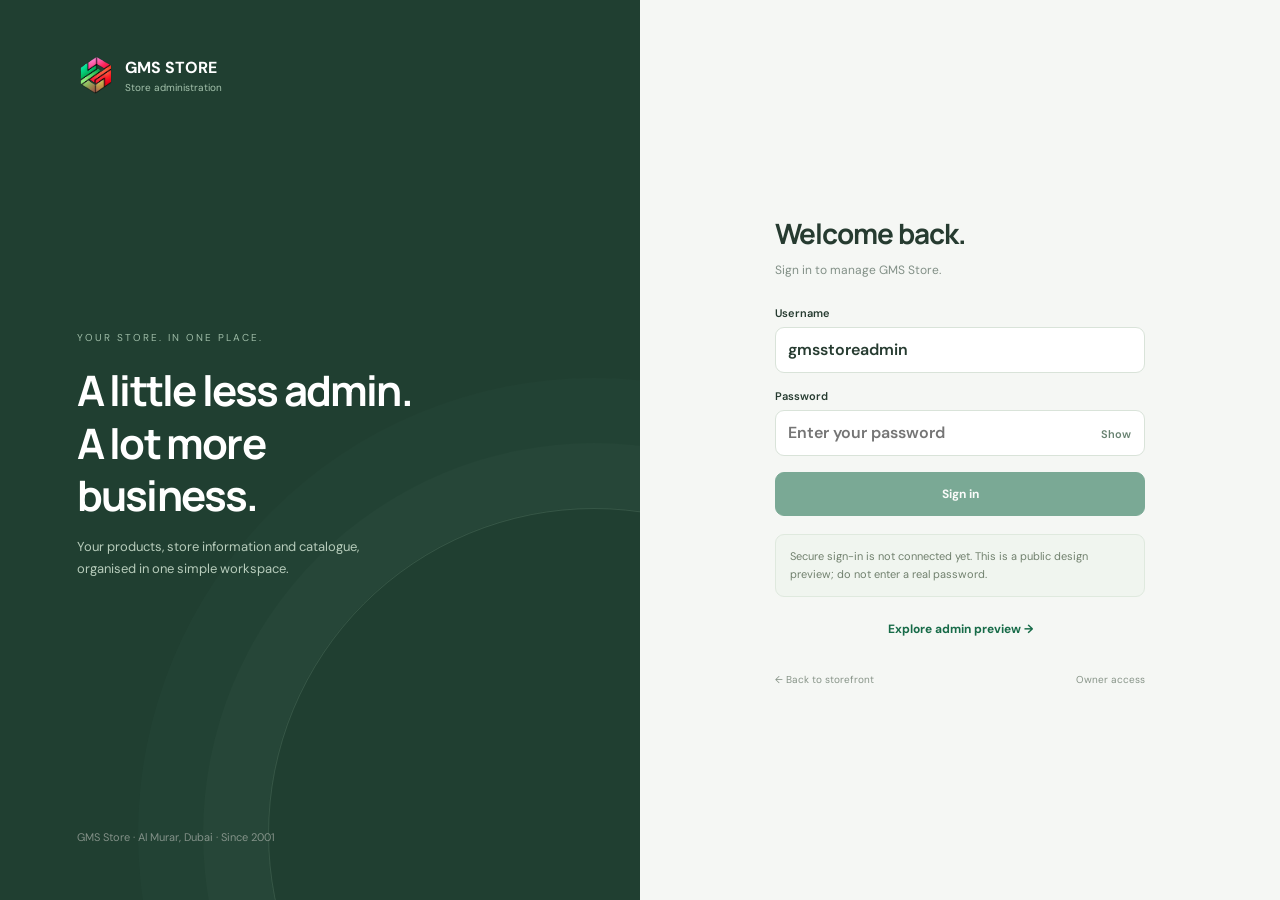
<file: admin/index.html>
<!doctype html><html lang="en"><head><meta charset="utf-8"><meta name="viewport" content="width=device-width,initial-scale=1"><meta name="robots" content="noindex,nofollow"><meta name="theme-color" content="#176444"><title>GMS Store | Administration</title><link rel="stylesheet" href="admin.css"><script src="admin.js" defer></script></head><body><div id="root"></div><dialog id="detail"><button id="close-dialog" aria-label="Close">×</button><div id="detail-content"></div></dialog></body></html>
</file>
<file: admin/admin.css>
@import url('https://fonts.googleapis.com/css2?family=DM+Sans:wght@400;500;600;700&family=Manrope:wght@500;600;700;800&display=swap');
:root{--green:#176b48;--ink:#263b30;--muted:#829087;--line:#e3eae4;--bg:#f5f7f4}*{box-sizing:border-box}body{margin:0;font:14px 'DM Sans',sans-serif;color:var(--ink);background:var(--bg)}a{color:inherit;text-decoration:none}button,input,select{font:inherit}button,a,input{touch-action:manipulation}button{cursor:pointer}button:disabled{cursor:not-allowed;opacity:.55}button:focus-visible,a:focus-visible,input:focus-visible{outline:3px solid #84b89a;outline-offset:3px}h1,h2,h3{font-family:Manrope,sans-serif}h1{font-size:28px;letter-spacing:-1px;margin:0 0 8px}h2{font-size:17px;letter-spacing:-.4px;margin:0 0 14px}p{line-height:1.7}.muted{color:var(--muted)}.small{font-size:11px}.logo{display:flex;gap:10px;align-items:center}.logo img{width:38px;height:38px;object-fit:contain}.logo b{display:block;font-size:16px}.logo span{font-size:10px;color:var(--muted);display:block;margin-top:3px}.primary,.secondary{display:inline-flex;align-items:center;justify-content:center;gap:8px;min-height:44px;border-radius:9px;padding:11px 16px;font-size:12px;font-weight:700}.primary{background:var(--green);color:white;border:1px solid var(--green)}.secondary{background:white;border:1px solid var(--line);color:#57705e}.login{min-height:100vh;display:grid;grid-template-columns:1fr 1fr}.login-story{background:#203f31;color:white;padding:56px 12%;display:flex;flex-direction:column;justify-content:space-between;position:relative;overflow:hidden}.login-story:after{content:"";position:absolute;right:-280px;bottom:-260px;width:650px;height:650px;border:1px solid #a9d2b828;border-radius:50%;box-shadow:0 0 0 65px #a9d2b807,0 0 0 130px #a9d2b805;pointer-events:none}.login-story .logo span{color:#a5c3ad}.login-story h2{font-size:42px;letter-spacing:-1.8px;line-height:1.25;max-width:350px}.login-story p{font-size:13px;color:#b7ccbb;max-width:310px}.story-label{font-size:10px;letter-spacing:2px;color:#9dbba6;margin-bottom:20px}.login-box{display:grid;place-items:center;padding:40px}.login-card{width:100%;max-width:370px}.login-card>p{font-size:12px;color:var(--muted);margin:0 0 25px}.field{display:block;font-size:11px;font-weight:600;margin:16px 0}.field input,.field select{display:block;width:100%;height:46px;border:1px solid #d9e3d9;border-radius:9px;margin-top:7px;padding:10px 12px;background:white;color:var(--ink);font-size:16px}.password-wrap{position:relative}.password-wrap input{padding-right:65px}.password-wrap button{position:absolute;right:8px;top:6px;border:0;background:transparent;min-height:36px;color:#688271;font-size:11px}.full{width:100%}.notice{padding:12px 14px;background:#f0f5ef;border:1px solid #dfe9de;border-radius:9px;font-size:11px;line-height:1.7;color:#71816e}.login-card .notice{margin:18px 0 12px}.preview-link{display:block;text-align:center;font-size:12px;color:var(--green);font-weight:700;padding:12px}.login-bottom{display:flex;justify-content:space-between;font-size:10px;color:#879488;margin-top:24px}.shell{display:grid;grid-template-columns:220px 1fr;min-height:100vh}.sidebar{position:sticky;top:0;height:100vh;background:white;border-right:1px solid var(--line);padding:28px 18px;display:flex;flex-direction:column}.sidebar .logo{padding:0 8px 26px}.sidebar nav{display:grid;gap:5px}.sidebar nav a{display:flex;gap:12px;align-items:center;padding:12px;border-radius:8px;color:#839083;font-size:12px}.sidebar nav a.active{background:#edf5ec;color:#246a42;font-weight:700}.nav-icon{font-size:17px;width:20px;text-align:center}.sidebar-bottom{margin-top:auto;border-top:1px solid var(--line);padding-top:17px;font-size:11px;color:#829080}.sidebar-bottom a{display:block;padding:9px}.workspace{min-width:0}.topbar{height:70px;border-bottom:1px solid var(--line);display:flex;align-items:center;justify-content:space-between;background:white;padding:0 34px;gap:12px}.crumb{font-size:11px;color:#8b978b}.account{display:flex;gap:9px;align-items:center;font-size:11px}.avatar{width:30px;height:30px;border-radius:50%;display:grid;place-items:center;background:#ebf3e8;color:#48734a;font-weight:700}.content{padding:28px 34px;max-width:1300px;margin:auto}.preview-banner{font-size:11px;background:#fff8e9;border:1px solid #ece0bd;color:#927d4b;padding:10px 14px;border-radius:8px;margin-bottom:24px;line-height:1.6}.page-head{display:flex;justify-content:space-between;align-items:center;gap:18px;margin-bottom:23px}.page-head p{font-size:12px;color:var(--muted);margin:0}.stats{display:grid;grid-template-columns:repeat(3,1fr);gap:15px;margin-bottom:22px}.stat{padding:20px;background:white;border:1px solid var(--line);border-radius:12px}.stat span{font-size:11px;color:#8a9789}.stat strong{display:block;font:800 30px Manrope;margin:12px 0 7px;letter-spacing:-1px}.stat small{font-size:10px;color:#91a08b}.columns{display:grid;grid-template-columns:1.5fr 1fr;gap:20px}.card{background:white;border:1px solid var(--line);border-radius:12px;padding:21px;margin-bottom:20px}.card-head{display:flex;justify-content:space-between;align-items:center;gap:10px;margin-bottom:15px}.card-head h2{margin:0}.card-head a{font-size:11px;color:var(--green)}.action-row{display:flex;align-items:center;gap:12px;padding:14px 0;border-bottom:1px solid #eef1eb}.action-row:last-child{border:0}.action-symbol{width:35px;height:35px;background:#f1f6ef;color:#688663;border-radius:9px;display:grid;place-items:center;font-size:18px}.action-row b{font-size:12px;display:block}.action-row span{font-size:10px;color:#98a08f;display:block;margin-top:4px}.action-row>div{flex:1}.action-row>i{font-style:normal;color:#a4ada0}.badge{font-size:9px;padding:5px 8px;border-radius:20px;display:inline-block;background:#f0f5ec;color:#6f865f}.badge.amber{background:#fff7e7;color:#9d8954}.product-line{display:flex;gap:11px;align-items:center;padding:10px 0;border-bottom:1px solid #edf1e9}.product-line:last-child{border:0}.product-line img{width:38px;height:46px;object-fit:contain;border-radius:5px;background:#f4f6f1}.product-line>div{flex:1;min-width:0}.product-line b{font-size:11px;display:block;line-height:1.5}.product-line small{font-size:9px;color:#99a28f}.filters{display:flex;gap:10px;flex-wrap:wrap;margin-bottom:18px}.filters input,.filters select{border:1px solid var(--line);background:white;border-radius:8px;min-height:42px;padding:9px 12px;color:#617559;font-size:12px}.filters input{flex:1;min-width:160px}.table-wrap{overflow:auto;border:1px solid var(--line);border-radius:10px;background:white}table{width:100%;border-collapse:collapse;text-align:left;font-size:11px}th{background:#f8faf6;padding:13px;color:#8c9784;font-size:10px;font-weight:500;border-bottom:1px solid var(--line)}td{padding:12px;border-bottom:1px solid #edf1e9}td:first-child{min-width:240px}td .product-line{padding:0;border:0}td button{border:1px solid var(--line);background:white;border-radius:6px;padding:8px 10px;font-size:10px;color:#6f825e}.form-grid{display:grid;grid-template-columns:1fr 1fr;gap:0 20px}.settings-sign{width:100%;aspect-ratio:3/1;object-fit:contain;border-radius:9px;background:#3c494d}.status-row{display:flex;justify-content:space-between;gap:12px;font-size:12px;padding:13px 0;border-bottom:1px solid var(--line)}.status-row span{color:#8d9984}.dropzone{text-align:center;padding:35px 20px;border:1px dashed #bdceaf;border-radius:12px;background:#fafcf7}.dropzone input{display:block;max-width:100%;margin:15px auto;font-size:12px}.dropzone h2{margin-bottom:6px}.dropzone p{font-size:11px;color:#92a080}.empty-state{text-align:center;padding:30px 15px;font-size:12px;color:#90a080}.bottom-note{font-size:10px;color:#9ca790;margin-top:20px}dialog{max-width:500px;width:calc(100% - 32px);border:1px solid var(--line);border-radius:16px;padding:26px;color:var(--ink)}dialog::backdrop{background:#17271d66}#close-dialog{position:absolute;right:12px;top:9px;background:transparent;border:0;font-size:25px;color:#829077}dialog img{height:160px;max-width:100%;object-fit:contain;display:block;margin:0 auto 20px}dialog h2{font-size:19px;line-height:1.5}dialog dl>div{display:flex;justify-content:space-between;gap:20px;border-bottom:1px solid var(--line);padding:10px 0;font-size:11px}dialog dd{margin:0;text-align:right}dialog dt{color:#8d9985}
@media(max-width:800px){.login{grid-template-columns:1fr}.login-story{display:none}.login-box{padding:35px 24px;min-height:100vh}.login-card:before{content:"GMS STORE · ADMIN";display:block;font-size:11px;color:#6a876c;letter-spacing:1.5px;margin-bottom:35px}.shell{grid-template-columns:1fr}.sidebar{height:auto;position:static;padding:15px 16px 0;border-right:0;border-bottom:1px solid var(--line)}.sidebar .logo{padding:0 0 15px}.sidebar nav{display:flex;overflow:auto;gap:4px;padding-bottom:9px}.sidebar nav a{white-space:nowrap;padding:10px;font-size:11px}.nav-icon{display:none}.sidebar-bottom{display:none}.topbar{height:52px;padding:0 18px}.content{padding:20px 16px}.stats{gap:8px}.stat{padding:14px 11px}.stat strong{font-size:25px}.stat small{font-size:9px}.columns{grid-template-columns:1fr;gap:0}h1{font-size:24px}.page-head{align-items:flex-start;gap:12px}.page-head .secondary{font-size:10px;padding:9px;min-height:38px}.form-grid{grid-template-columns:1fr}.card{padding:17px}.preview-banner{margin-bottom:18px}.stat span{font-size:10px}}
</file>
